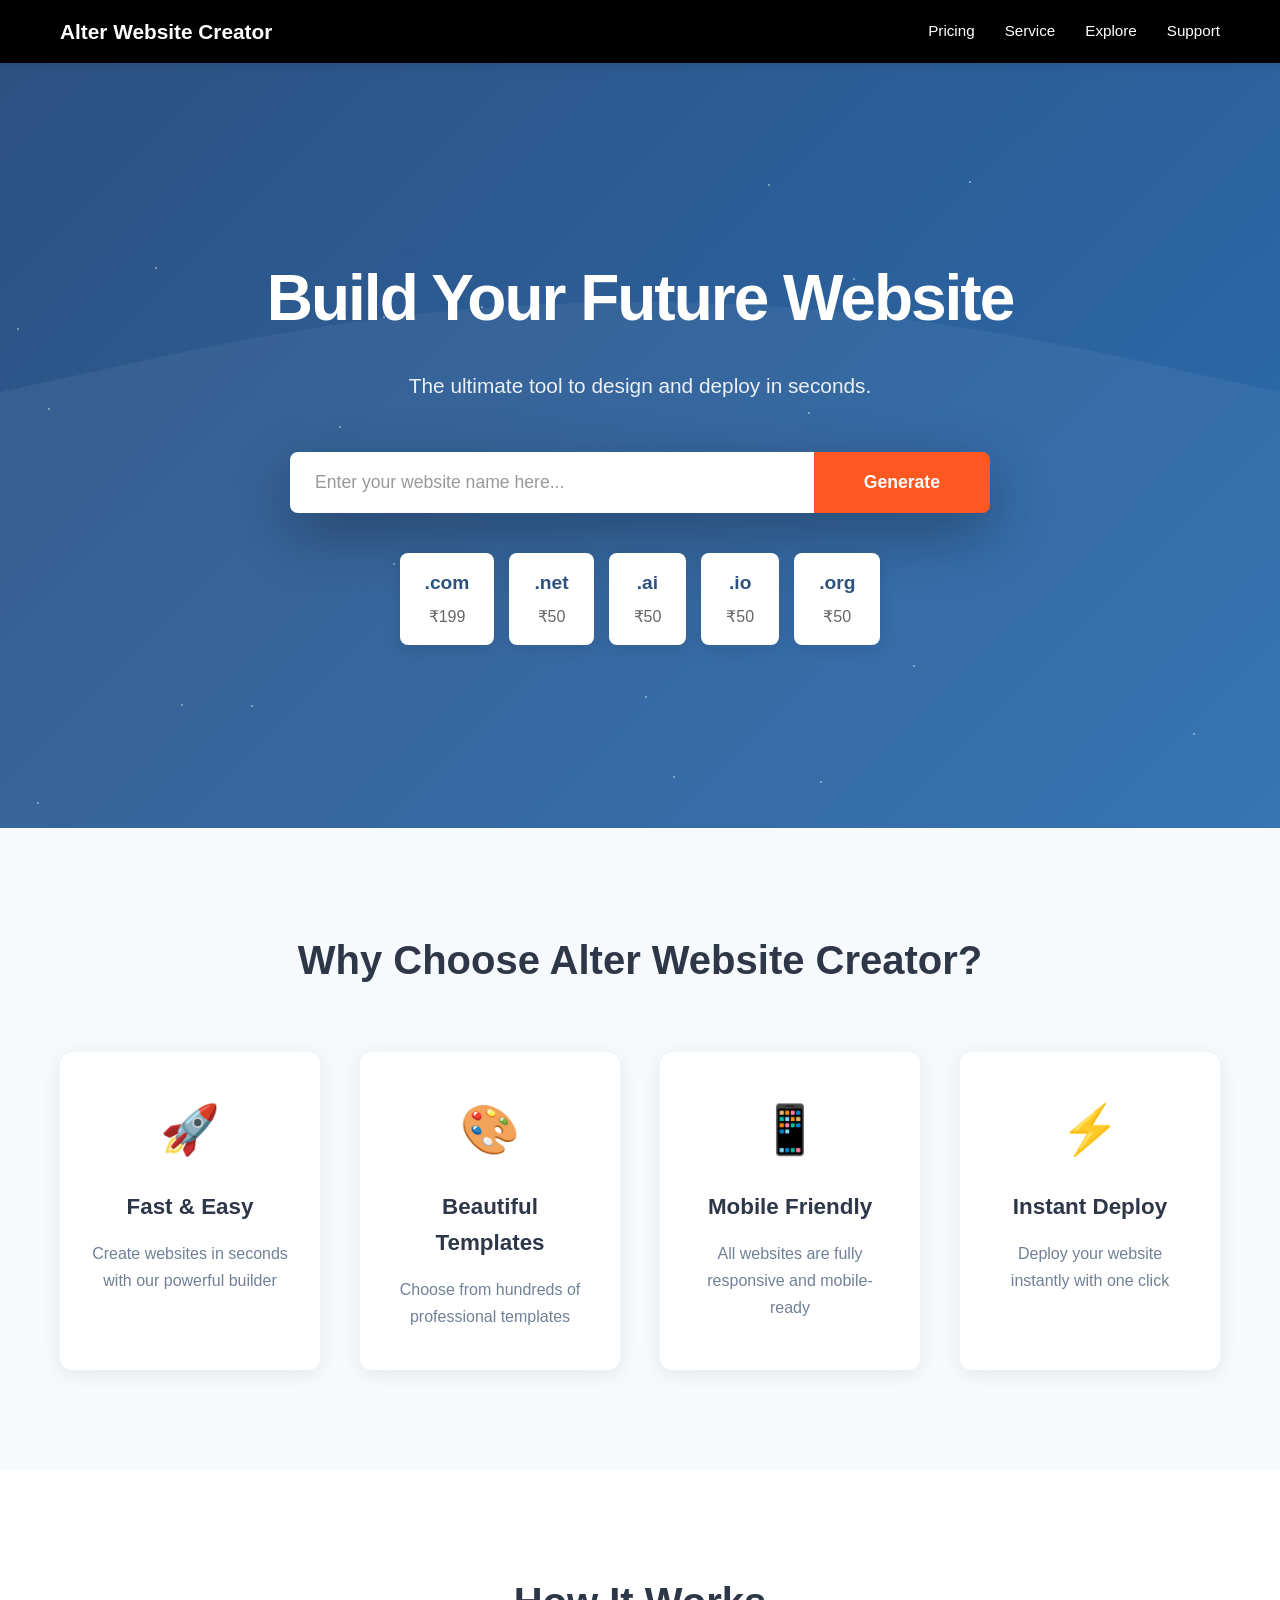
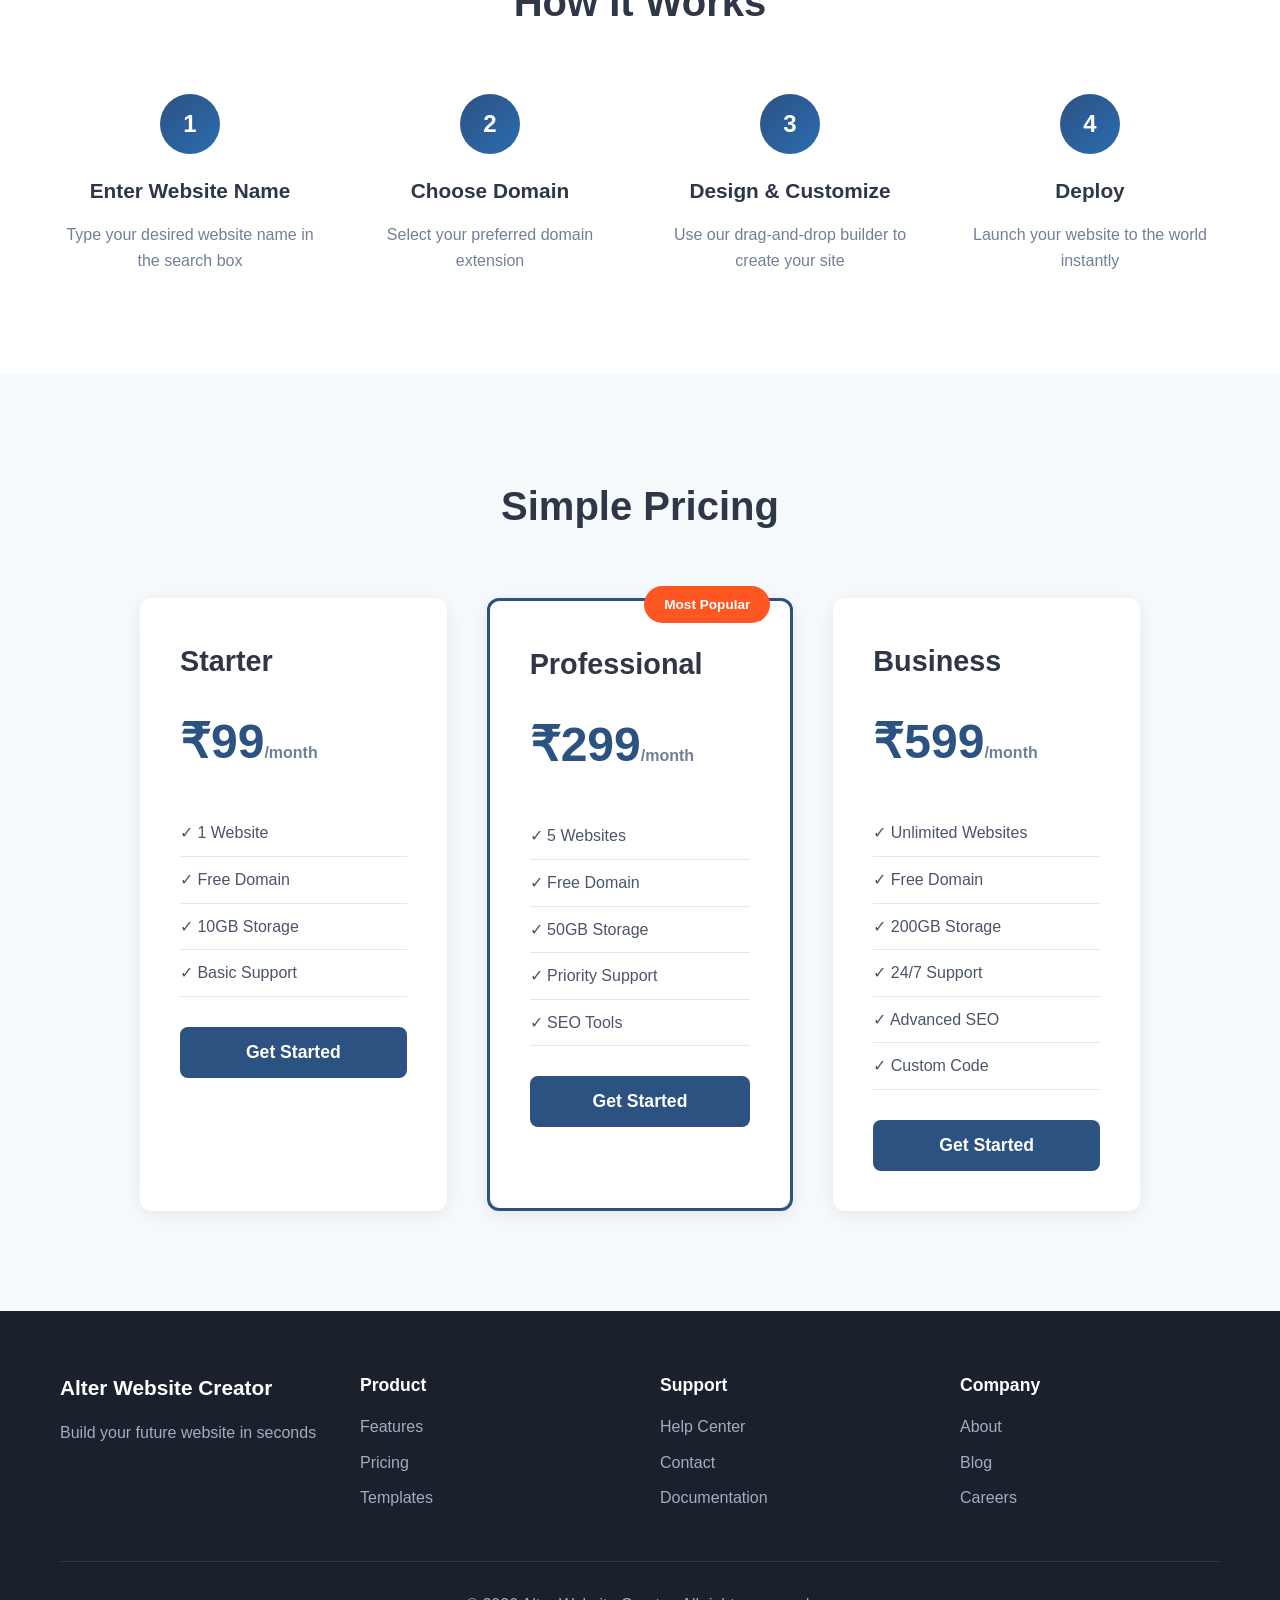
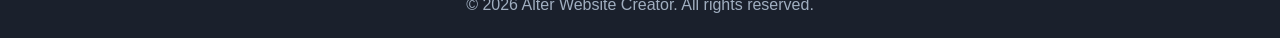
<file: index.html>
<!DOCTYPE html>
<html lang="en">
<head>
    <meta charset="UTF-8">
    <meta name="viewport" content="width=device-width, initial-scale=1.0">
    <title>Alter Website Creator - Build Your Future Website</title>
    <link rel="stylesheet" href="style.css">
</head>
<body>
    <!-- Navigation Bar -->
    <nav class="navbar">
        <div class="nav-container">
            <div class="logo">Alter Website Creator</div>
            <div class="nav-links">
                <a href="#pricing">Pricing</a>
                <a href="#service">Service</a>
                <a href="#explore">Explore</a>
                <a href="#support">Support</a>
            </div>
        </div>
    </nav>

    <!-- Hero Section -->
    <section class="hero-section">
        <div class="hero-content">
            <h1 class="hero-title">Build Your Future Website</h1>
            <p class="hero-subtitle">The ultimate tool to design and deploy in seconds.</p>
            
            <div class="search-container">
                <input type="text" id="websiteName" placeholder="Enter your website name here..." class="website-input">
                <button class="generate-btn" onclick="generateWebsite()">Generate</button>
            </div>

            <div class="domain-options">
                <div class="domain-card">
                    <span class="domain-ext">.com</span>
                    <span class="domain-price">₹199</span>
                </div>
                <div class="domain-card">
                    <span class="domain-ext">.net</span>
                    <span class="domain-price">₹50</span>
                </div>
                <div class="domain-card">
                    <span class="domain-ext">.ai</span>
                    <span class="domain-price">₹50</span>
                </div>
                <div class="domain-card">
                    <span class="domain-ext">.io</span>
                    <span class="domain-price">₹50</span>
                </div>
                <div class="domain-card">
                    <span class="domain-ext">.org</span>
                    <span class="domain-price">₹50</span>
                </div>
            </div>
        </div>
    </section>

    <!-- Features Section -->
    <section class="features-section">
        <div class="container">
            <h2>Why Choose Alter Website Creator?</h2>
            <div class="features-grid">
                <div class="feature-card">
                    <div class="feature-icon">🚀</div>
                    <h3>Fast & Easy</h3>
                    <p>Create websites in seconds with our powerful builder</p>
                </div>
                <div class="feature-card">
                    <div class="feature-icon">🎨</div>
                    <h3>Beautiful Templates</h3>
                    <p>Choose from hundreds of professional templates</p>
                </div>
                <div class="feature-card">
                    <div class="feature-icon">📱</div>
                    <h3>Mobile Friendly</h3>
                    <p>All websites are fully responsive and mobile-ready</p>
                </div>
                <div class="feature-card">
                    <div class="feature-icon">⚡</div>
                    <h3>Instant Deploy</h3>
                    <p>Deploy your website instantly with one click</p>
                </div>
            </div>
        </div>
    </section>

    <!-- How It Works Section -->
    <section class="how-it-works">
        <div class="container">
            <h2>How It Works</h2>
            <div class="steps-grid">
                <div class="step-card">
                    <div class="step-number">1</div>
                    <h3>Enter Website Name</h3>
                    <p>Type your desired website name in the search box</p>
                </div>
                <div class="step-card">
                    <div class="step-number">2</div>
                    <h3>Choose Domain</h3>
                    <p>Select your preferred domain extension</p>
                </div>
                <div class="step-card">
                    <div class="step-number">3</div>
                    <h3>Design & Customize</h3>
                    <p>Use our drag-and-drop builder to create your site</p>
                </div>
                <div class="step-card">
                    <div class="step-number">4</div>
                    <h3>Deploy</h3>
                    <p>Launch your website to the world instantly</p>
                </div>
            </div>
        </div>
    </section>

    <!-- Pricing Section -->
    <section id="pricing" class="pricing-section">
        <div class="container">
            <h2>Simple Pricing</h2>
            <div class="pricing-grid">
                <div class="pricing-card">
                    <h3>Starter</h3>
                    <div class="price">₹99<span>/month</span></div>
                    <ul>
                        <li>✓ 1 Website</li>
                        <li>✓ Free Domain</li>
                        <li>✓ 10GB Storage</li>
                        <li>✓ Basic Support</li>
                    </ul>
                    <button class="plan-btn">Get Started</button>
                </div>
                <div class="pricing-card featured">
                    <div class="popular-badge">Most Popular</div>
                    <h3>Professional</h3>
                    <div class="price">₹299<span>/month</span></div>
                    <ul>
                        <li>✓ 5 Websites</li>
                        <li>✓ Free Domain</li>
                        <li>✓ 50GB Storage</li>
                        <li>✓ Priority Support</li>
                        <li>✓ SEO Tools</li>
                    </ul>
                    <button class="plan-btn">Get Started</button>
                </div>
                <div class="pricing-card">
                    <h3>Business</h3>
                    <div class="price">₹599<span>/month</span></div>
                    <ul>
                        <li>✓ Unlimited Websites</li>
                        <li>✓ Free Domain</li>
                        <li>✓ 200GB Storage</li>
                        <li>✓ 24/7 Support</li>
                        <li>✓ Advanced SEO</li>
                        <li>✓ Custom Code</li>
                    </ul>
                    <button class="plan-btn">Get Started</button>
                </div>
            </div>
        </div>
    </section>

    <!-- Footer -->
    <footer class="footer">
        <div class="container">
            <div class="footer-content">
                <div class="footer-section">
                    <h3>Alter Website Creator</h3>
                    <p>Build your future website in seconds</p>
                </div>
                <div class="footer-section">
                    <h4>Product</h4>
                    <a href="#">Features</a>
                    <a href="#">Pricing</a>
                    <a href="#">Templates</a>
                </div>
                <div class="footer-section">
                    <h4>Support</h4>
                    <a href="#">Help Center</a>
                    <a href="#">Contact</a>
                    <a href="#">Documentation</a>
                </div>
                <div class="footer-section">
                    <h4>Company</h4>
                    <a href="#">About</a>
                    <a href="#">Blog</a>
                    <a href="#">Careers</a>
                </div>
            </div>
            <div class="footer-bottom">
                <p>&copy; 2026 Alter Website Creator. All rights reserved.</p>
            </div>
        </div>
    </footer>

    <script src="script.js"></script>
</body>
</html>
</file>
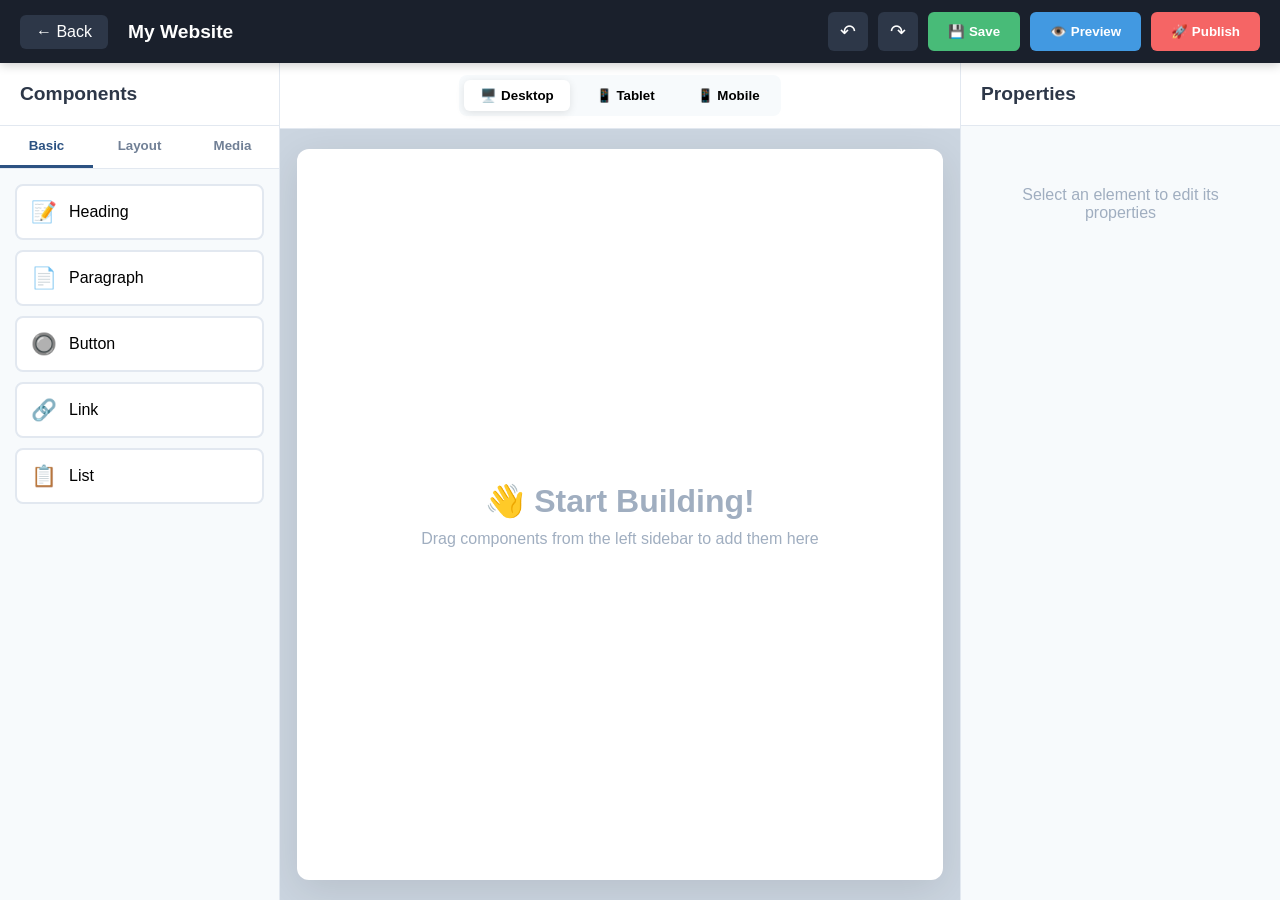
<file: builder.html>
<!DOCTYPE html>
<html lang="en">
<head>
    <meta charset="UTF-8">
    <meta name="viewport" content="width=device-width, initial-scale=1.0">
    <title>Website Builder - Drag & Drop Editor</title>
    <link rel="stylesheet" href="builder-style.css">
</head>
<body>
    <div class="builder-container">
        <!-- Top Toolbar -->
        <header class="toolbar">
            <div class="toolbar-left">
                <a href="index.html" class="back-btn">← Back</a>
                <h2 id="projectName">My Website</h2>
            </div>
            <div class="toolbar-right">
                <button class="btn-icon" onclick="undoAction()" title="Undo">↶</button>
                <button class="btn-icon" onclick="redoAction()" title="Redo">↷</button>
                <button class="btn-save" onclick="saveWebsite()">💾 Save</button>
                <button class="btn-preview" onclick="previewWebsite()">👁️ Preview</button>
                <button class="btn-publish" onclick="publishWebsite()">🚀 Publish</button>
            </div>
        </header>

        <!-- Main Content -->
        <div class="builder-main">
            <!-- Left Sidebar - Components -->
            <aside class="components-sidebar">
                <div class="sidebar-header">
                    <h3>Components</h3>
                </div>
                
                <div class="components-tabs">
                    <button class="tab-btn active" onclick="showTab('basic')">Basic</button>
                    <button class="tab-btn" onclick="showTab('layout')">Layout</button>
                    <button class="tab-btn" onclick="showTab('media')">Media</button>
                </div>

                <!-- Basic Components -->
                <div id="tab-basic" class="tab-content active">
                    <div class="component-item" draggable="true" data-type="heading">
                        <span class="icon">📝</span>
                        <span>Heading</span>
                    </div>
                    <div class="component-item" draggable="true" data-type="paragraph">
                        <span class="icon">📄</span>
                        <span>Paragraph</span>
                    </div>
                    <div class="component-item" draggable="true" data-type="button">
                        <span class="icon">🔘</span>
                        <span>Button</span>
                    </div>
                    <div class="component-item" draggable="true" data-type="link">
                        <span class="icon">🔗</span>
                        <span>Link</span>
                    </div>
                    <div class="component-item" draggable="true" data-type="list">
                        <span class="icon">📋</span>
                        <span>List</span>
                    </div>
                </div>

                <!-- Layout Components -->
                <div id="tab-layout" class="tab-content">
                    <div class="component-item" draggable="true" data-type="section">
                        <span class="icon">📦</span>
                        <span>Section</span>
                    </div>
                    <div class="component-item" draggable="true" data-type="container">
                        <span class="icon">🎁</span>
                        <span>Container</span>
                    </div>
                    <div class="component-item" draggable="true" data-type="navbar">
                        <span class="icon">🧭</span>
                        <span>Navbar</span>
                    </div>
                    <div class="component-item" draggable="true" data-type="footer">
                        <span class="icon">🔻</span>
                        <span>Footer</span>
                    </div>
                    <div class="component-item" draggable="true" data-type="columns">
                        <span class="icon">⬜</span>
                        <span>2 Columns</span>
                    </div>
                </div>

                <!-- Media Components -->
                <div id="tab-media" class="tab-content">
                    <div class="component-item" draggable="true" data-type="image">
                        <span class="icon">🖼️</span>
                        <span>Image</span>
                    </div>
                    <div class="component-item" draggable="true" data-type="video">
                        <span class="icon">🎥</span>
                        <span>Video</span>
                    </div>
                    <div class="component-item" draggable="true" data-type="icon">
                        <span class="icon">⭐</span>
                        <span>Icon</span>
                    </div>
                    <div class="component-item" draggable="true" data-type="form">
                        <span class="icon">📝</span>
                        <span>Form</span>
                    </div>
                </div>
            </aside>

            <!-- Canvas Area -->
            <main class="canvas-wrapper">
                <div class="canvas-toolbar">
                    <div class="device-buttons">
                        <button class="device-btn active" onclick="setDevice('desktop')">🖥️ Desktop</button>
                        <button class="device-btn" onclick="setDevice('tablet')">📱 Tablet</button>
                        <button class="device-btn" onclick="setDevice('mobile')">📱 Mobile</button>
                    </div>
                </div>
                
                <div id="canvas" class="canvas">
                    <div class="canvas-placeholder">
                        <div class="placeholder-content">
                            <h2>👋 Start Building!</h2>
                            <p>Drag components from the left sidebar to add them here</p>
                        </div>
                    </div>
                </div>
            </main>

            <!-- Right Sidebar - Properties -->
            <aside class="properties-sidebar">
                <div class="sidebar-header">
                    <h3>Properties</h3>
                </div>
                
                <div id="properties-panel" class="properties-panel">
                    <div class="no-selection">
                        <p>Select an element to edit its properties</p>
                    </div>
                </div>
            </aside>
        </div>
    </div>

    <script src="builder-script.js"></script>
</body>
</html>
</file>
<file: style.css>
* {
    margin: 0;
    padding: 0;
    box-sizing: border-box;
}

body {
    font-family: -apple-system, BlinkMacSystemFont, 'Segoe UI', Roboto, Oxygen, Ubuntu, Cantarell, sans-serif;
    color: #333;
    line-height: 1.6;
}

.container {
    max-width: 1200px;
    margin: 0 auto;
    padding: 0 20px;
}

/* Navigation Bar */
.navbar {
    background: #000;
    color: white;
    padding: 15px 0;
    position: sticky;
    top: 0;
    z-index: 1000;
    box-shadow: 0 2px 10px rgba(0,0,0,0.1);
}

.nav-container {
    max-width: 1200px;
    margin: 0 auto;
    padding: 0 20px;
    display: flex;
    justify-content: space-between;
    align-items: center;
}

.logo {
    font-size: 1.3rem;
    font-weight: 700;
}

.nav-links {
    display: flex;
    gap: 30px;
}

.nav-links a {
    color: white;
    text-decoration: none;
    font-size: 0.95rem;
    transition: opacity 0.3s;
}

.nav-links a:hover {
    opacity: 0.8;
}

/* Hero Section */
.hero-section {
    background: linear-gradient(135deg, #2c5282 0%, #2b6cb0 100%);
    min-height: 85vh;
    display: flex;
    align-items: center;
    justify-content: center;
    padding: 60px 20px;
    position: relative;
    overflow: hidden;
}

.hero-section::before {
    content: '';
    position: absolute;
    top: 0;
    left: 0;
    right: 0;
    bottom: 0;
    background: url('data:image/svg+xml,<svg xmlns="http://www.w3.org/2000/svg" viewBox="0 0 1440 320"><path fill="%23ffffff" fill-opacity="0.05" d="M0,96L48,112C96,128,192,160,288,160C384,160,480,128,576,112C672,96,768,96,864,112C960,128,1056,160,1152,160C1248,160,1344,128,1392,112L1440,96L1440,320L1392,320C1344,320,1248,320,1152,320C1056,320,960,320,864,320C768,320,672,320,576,320C480,320,384,320,288,320C192,320,96,320,48,320L0,320Z"></path></svg>');
    background-size: cover;
    background-position: bottom;
}

.hero-content {
    max-width: 900px;
    text-align: center;
    position: relative;
    z-index: 1;
}

.hero-title {
    font-size: 4rem;
    font-weight: 900;
    color: white;
    margin-bottom: 20px;
    letter-spacing: -2px;
}

.hero-subtitle {
    font-size: 1.3rem;
    color: rgba(255,255,255,0.9);
    margin-bottom: 50px;
}

/* Search Container */
.search-container {
    display: flex;
    max-width: 700px;
    margin: 0 auto 40px;
    box-shadow: 0 20px 60px rgba(0,0,0,0.3);
    border-radius: 8px;
    overflow: hidden;
}

.website-input {
    flex: 1;
    padding: 20px 25px;
    border: none;
    font-size: 1.1rem;
    outline: none;
}

.website-input::placeholder {
    color: #999;
}

.generate-btn {
    background: #ff5722;
    color: white;
    border: none;
    padding: 20px 50px;
    font-size: 1.1rem;
    font-weight: 700;
    cursor: pointer;
    transition: background 0.3s;
}

.generate-btn:hover {
    background: #e64a19;
}

/* Domain Options */
.domain-options {
    display: flex;
    gap: 15px;
    justify-content: center;
    flex-wrap: wrap;
}

.domain-card {
    background: white;
    padding: 15px 25px;
    border-radius: 8px;
    display: flex;
    flex-direction: column;
    align-items: center;
    box-shadow: 0 4px 15px rgba(0,0,0,0.1);
    transition: transform 0.3s, box-shadow 0.3s;
    cursor: pointer;
}

.domain-card:hover {
    transform: translateY(-5px);
    box-shadow: 0 8px 25px rgba(0,0,0,0.15);
}

.domain-ext {
    font-size: 1.2rem;
    font-weight: 700;
    color: #2c5282;
    margin-bottom: 5px;
}

.domain-price {
    font-size: 1rem;
    color: #666;
}

/* Features Section */
.features-section {
    padding: 100px 20px;
    background: #f7fafc;
}

.features-section h2 {
    text-align: center;
    font-size: 2.5rem;
    margin-bottom: 60px;
    color: #2d3748;
}

.features-grid {
    display: grid;
    grid-template-columns: repeat(auto-fit, minmax(250px, 1fr));
    gap: 40px;
}

.feature-card {
    background: white;
    padding: 40px 30px;
    border-radius: 12px;
    text-align: center;
    box-shadow: 0 4px 20px rgba(0,0,0,0.08);
    transition: transform 0.3s;
}

.feature-card:hover {
    transform: translateY(-10px);
}

.feature-icon {
    font-size: 3rem;
    margin-bottom: 20px;
}

.feature-card h3 {
    font-size: 1.4rem;
    margin-bottom: 15px;
    color: #2d3748;
}

.feature-card p {
    color: #718096;
    line-height: 1.7;
}

/* How It Works Section */
.how-it-works {
    padding: 100px 20px;
    background: white;
}

.how-it-works h2 {
    text-align: center;
    font-size: 2.5rem;
    margin-bottom: 60px;
    color: #2d3748;
}

.steps-grid {
    display: grid;
    grid-template-columns: repeat(auto-fit, minmax(250px, 1fr));
    gap: 40px;
}

.step-card {
    text-align: center;
}

.step-number {
    width: 60px;
    height: 60px;
    background: linear-gradient(135deg, #2c5282 0%, #2b6cb0 100%);
    color: white;
    border-radius: 50%;
    display: flex;
    align-items: center;
    justify-content: center;
    font-size: 1.5rem;
    font-weight: 700;
    margin: 0 auto 20px;
}

.step-card h3 {
    font-size: 1.3rem;
    margin-bottom: 15px;
    color: #2d3748;
}

.step-card p {
    color: #718096;
}

/* Pricing Section */
.pricing-section {
    padding: 100px 20px;
    background: #f7fafc;
}

.pricing-section h2 {
    text-align: center;
    font-size: 2.5rem;
    margin-bottom: 60px;
    color: #2d3748;
}

.pricing-grid {
    display: grid;
    grid-template-columns: repeat(auto-fit, minmax(280px, 1fr));
    gap: 40px;
    max-width: 1000px;
    margin: 0 auto;
}

.pricing-card {
    background: white;
    padding: 40px;
    border-radius: 12px;
    box-shadow: 0 4px 20px rgba(0,0,0,0.08);
    position: relative;
    transition: transform 0.3s;
}

.pricing-card:hover {
    transform: translateY(-10px);
}

.pricing-card.featured {
    border: 3px solid #2c5282;
    transform: scale(1.05);
}

.popular-badge {
    position: absolute;
    top: -15px;
    right: 20px;
    background: #ff5722;
    color: white;
    padding: 8px 20px;
    border-radius: 20px;
    font-size: 0.85rem;
    font-weight: 700;
}

.pricing-card h3 {
    font-size: 1.8rem;
    margin-bottom: 20px;
    color: #2d3748;
}

.price {
    font-size: 3rem;
    font-weight: 700;
    color: #2c5282;
    margin-bottom: 30px;
}

.price span {
    font-size: 1rem;
    color: #718096;
}

.pricing-card ul {
    list-style: none;
    margin-bottom: 30px;
}

.pricing-card li {
    padding: 10px 0;
    color: #4a5568;
    border-bottom: 1px solid #e2e8f0;
}

.plan-btn {
    width: 100%;
    padding: 15px;
    background: #2c5282;
    color: white;
    border: none;
    border-radius: 8px;
    font-size: 1.1rem;
    font-weight: 700;
    cursor: pointer;
    transition: background 0.3s;
}

.plan-btn:hover {
    background: #2b6cb0;
}

/* Footer */
.footer {
    background: #1a202c;
    color: white;
    padding: 60px 20px 20px;
}

.footer-content {
    display: grid;
    grid-template-columns: repeat(auto-fit, minmax(200px, 1fr));
    gap: 40px;
    margin-bottom: 40px;
}

.footer-section h3 {
    font-size: 1.3rem;
    margin-bottom: 15px;
}

.footer-section h4 {
    font-size: 1.1rem;
    margin-bottom: 15px;
}

.footer-section p {
    color: #a0aec0;
    line-height: 1.7;
}

.footer-section a {
    display: block;
    color: #a0aec0;
    text-decoration: none;
    margin-bottom: 10px;
    transition: color 0.3s;
}

.footer-section a:hover {
    color: white;
}

.footer-bottom {
    text-align: center;
    padding-top: 30px;
    border-top: 1px solid #2d3748;
    color: #a0aec0;
}

/* Responsive */
@media (max-width: 768px) {
    .hero-title {
        font-size: 2.5rem;
    }
    
    .hero-subtitle {
        font-size: 1.1rem;
    }
    
    .search-container {
        flex-direction: column;
    }
    
    .generate-btn {
        padding: 15px;
    }
    
    .nav-links {
        gap: 15px;
        font-size: 0.85rem;
    }
    
    .pricing-card.featured {
        transform: scale(1);
    }
}
</file>
<file: builder-style.css>
* {
    margin: 0;
    padding: 0;
    box-sizing: border-box;
}

body {
    font-family: -apple-system, BlinkMacSystemFont, 'Segoe UI', Roboto, sans-serif;
    overflow: hidden;
}

.builder-container {
    height: 100vh;
    display: flex;
    flex-direction: column;
}

/* Toolbar */
.toolbar {
    background: #1a202c;
    color: white;
    padding: 12px 20px;
    display: flex;
    justify-content: space-between;
    align-items: center;
    box-shadow: 0 2px 10px rgba(0,0,0,0.2);
    z-index: 100;
}

.toolbar-left {
    display: flex;
    align-items: center;
    gap: 20px;
}

.back-btn {
    color: white;
    text-decoration: none;
    padding: 8px 16px;
    background: #2d3748;
    border-radius: 6px;
    transition: background 0.3s;
}

.back-btn:hover {
    background: #4a5568;
}

.toolbar-left h2 {
    font-size: 1.2rem;
    font-weight: 600;
}

.toolbar-right {
    display: flex;
    gap: 10px;
}

.btn-icon {
    background: #2d3748;
    color: white;
    border: none;
    padding: 8px 12px;
    border-radius: 6px;
    cursor: pointer;
    font-size: 1.2rem;
    transition: background 0.3s;
}

.btn-icon:hover {
    background: #4a5568;
}

.btn-save {
    background: #48bb78;
    color: white;
    border: none;
    padding: 10px 20px;
    border-radius: 6px;
    cursor: pointer;
    font-weight: 600;
    transition: background 0.3s;
}

.btn-save:hover {
    background: #38a169;
}

.btn-preview {
    background: #4299e1;
    color: white;
    border: none;
    padding: 10px 20px;
    border-radius: 6px;
    cursor: pointer;
    font-weight: 600;
    transition: background 0.3s;
}

.btn-preview:hover {
    background: #3182ce;
}

.btn-publish {
    background: #f56565;
    color: white;
    border: none;
    padding: 10px 20px;
    border-radius: 6px;
    cursor: pointer;
    font-weight: 600;
    transition: background 0.3s;
}

.btn-publish:hover {
    background: #e53e3e;
}

/* Main Builder Area */
.builder-main {
    display: flex;
    height: calc(100vh - 60px);
    overflow: hidden;
}

/* Components Sidebar */
.components-sidebar {
    width: 280px;
    background: #f7fafc;
    border-right: 1px solid #e2e8f0;
    display: flex;
    flex-direction: column;
    overflow-y: auto;
}

.sidebar-header {
    padding: 20px;
    background: white;
    border-bottom: 1px solid #e2e8f0;
}

.sidebar-header h3 {
    font-size: 1.2rem;
    color: #2d3748;
}

.components-tabs {
    display: flex;
    background: white;
    border-bottom: 1px solid #e2e8f0;
}

.tab-btn {
    flex: 1;
    padding: 12px;
    border: none;
    background: transparent;
    cursor: pointer;
    font-weight: 600;
    color: #718096;
    transition: all 0.3s;
    border-bottom: 3px solid transparent;
}

.tab-btn.active {
    color: #2c5282;
    border-bottom-color: #2c5282;
}

.tab-content {
    display: none;
    padding: 15px;
}

.tab-content.active {
    display: block;
}

.component-item {
    display: flex;
    align-items: center;
    gap: 12px;
    padding: 14px;
    background: white;
    border-radius: 8px;
    margin-bottom: 10px;
    cursor: grab;
    border: 2px solid #e2e8f0;
    transition: all 0.3s;
}

.component-item:hover {
    background: #2c5282;
    color: white;
    border-color: #2c5282;
    transform: translateX(5px);
}

.component-item:active {
    cursor: grabbing;
}

.component-item .icon {
    font-size: 1.3rem;
}

/* Canvas Area */
.canvas-wrapper {
    flex: 1;
    display: flex;
    flex-direction: column;
    background: #cbd5e0;
    overflow: hidden;
}

.canvas-toolbar {
    background: white;
    padding: 12px 20px;
    border-bottom: 1px solid #e2e8f0;
    display: flex;
    justify-content: center;
}

.device-buttons {
    display: flex;
    gap: 10px;
    background: #f7fafc;
    padding: 5px;
    border-radius: 8px;
}

.device-btn {
    padding: 8px 16px;
    border: none;
    background: transparent;
    border-radius: 6px;
    cursor: pointer;
    font-weight: 600;
    transition: background 0.3s;
}

.device-btn.active {
    background: white;
    box-shadow: 0 2px 8px rgba(0,0,0,0.1);
}

.canvas {
    flex: 1;
    background: white;
    margin: 20px auto;
    width: 95%;
    max-width: 1200px;
    border-radius: 12px;
    box-shadow: 0 10px 40px rgba(0,0,0,0.1);
    overflow-y: auto;
    position: relative;
    transition: all 0.3s;
}

.canvas.tablet {
    max-width: 768px;
}

.canvas.mobile {
    max-width: 375px;
}

.canvas-placeholder {
    display: flex;
    align-items: center;
    justify-content: center;
    min-height: 100%;
    padding: 40px;
}

.placeholder-content {
    text-align: center;
    color: #a0aec0;
}

.placeholder-content h2 {
    font-size: 2rem;
    margin-bottom: 10px;
}

/* Canvas Elements */
.canvas-element {
    position: relative;
    padding: 15px;
    margin: 10px;
    border: 2px dashed transparent;
    transition: all 0.3s;
    cursor: pointer;
}

.canvas-element:hover {
    border-color: #4299e1;
    background: rgba(66, 153, 225, 0.05);
}

.canvas-element.selected {
    border-color: #2c5282;
    background: rgba(44, 82, 130, 0.05);
}

.canvas-element .element-controls {
    position: absolute;
    top: -35px;
    right: 0;
    display: flex;
    gap: 5px;
    opacity: 0;
    transition: opacity 0.3s;
}

.canvas-element:hover .element-controls {
    opacity: 1;
}

.element-btn {
    padding: 6px 10px;
    background: #2d3748;
    color: white;
    border: none;
    border-radius: 4px;
    cursor: pointer;
    font-size: 0.85rem;
    transition: background 0.3s;
}

.element-btn:hover {
    background: #1a202c;
}

.element-btn.delete {
    background: #f56565;
}

.element-btn.delete:hover {
    background: #e53e3e;
}

/* Properties Sidebar */
.properties-sidebar {
    width: 320px;
    background: #f7fafc;
    border-left: 1px solid #e2e8f0;
    overflow-y: auto;
}

.properties-panel {
    padding: 20px;
}

.no-selection {
    text-align: center;
    color: #a0aec0;
    padding: 40px 20px;
}

.property-group {
    margin-bottom: 20px;
}

.property-group label {
    display: block;
    font-weight: 600;
    color: #2d3748;
    margin-bottom: 8px;
    font-size: 0.9rem;
}

.property-group input,
.property-group select,
.property-group textarea {
    width: 100%;
    padding: 10px;
    border: 1px solid #e2e8f0;
    border-radius: 6px;
    font-size: 0.95rem;
    background: white;
}

.property-group textarea {
    resize: vertical;
    min-height: 100px;
    font-family: inherit;
}

.color-input-group {
    display: flex;
    gap: 10px;
}

.color-input-group input[type="color"] {
    width: 60px;
    height: 40px;
    border: none;
    cursor: pointer;
}

.slider-group {
    display: flex;
    align-items: center;
    gap: 10px;
}

.slider-group input[type="range"] {
    flex: 1;
}

.slider-group span {
    min-width: 50px;
    text-align: right;
    font-weight: 600;
    color: #2c5282;
}

/* Drag Over Effect */
.drag-over {
    background: rgba(66, 153, 225, 0.1);
    border: 3px dashed #4299e1;
}

/* Scrollbar */
::-webkit-scrollbar {
    width: 10px;
    height: 10px;
}

::-webkit-scrollbar-track {
    background: #f1f1f1;
}

::-webkit-scrollbar-thumb {
    background: #cbd5e0;
    border-radius: 5px;
}

::-webkit-scrollbar-thumb:hover {
    background: #a0aec0;
}

/* Responsive */
@media (max-width: 1200px) {
    .components-sidebar {
        width: 240px;
    }
    
    .properties-sidebar {
        width: 280px;
    }
}

@media (max-width: 900px) {
    .properties-sidebar {
        position: fixed;
        right: -320px;
        top: 60px;
        height: calc(100vh - 60px);
        z-index: 50;
        transition: right 0.3s;
    }
    
    .properties-sidebar.open {
        right: 0;
    }
}
</file>
